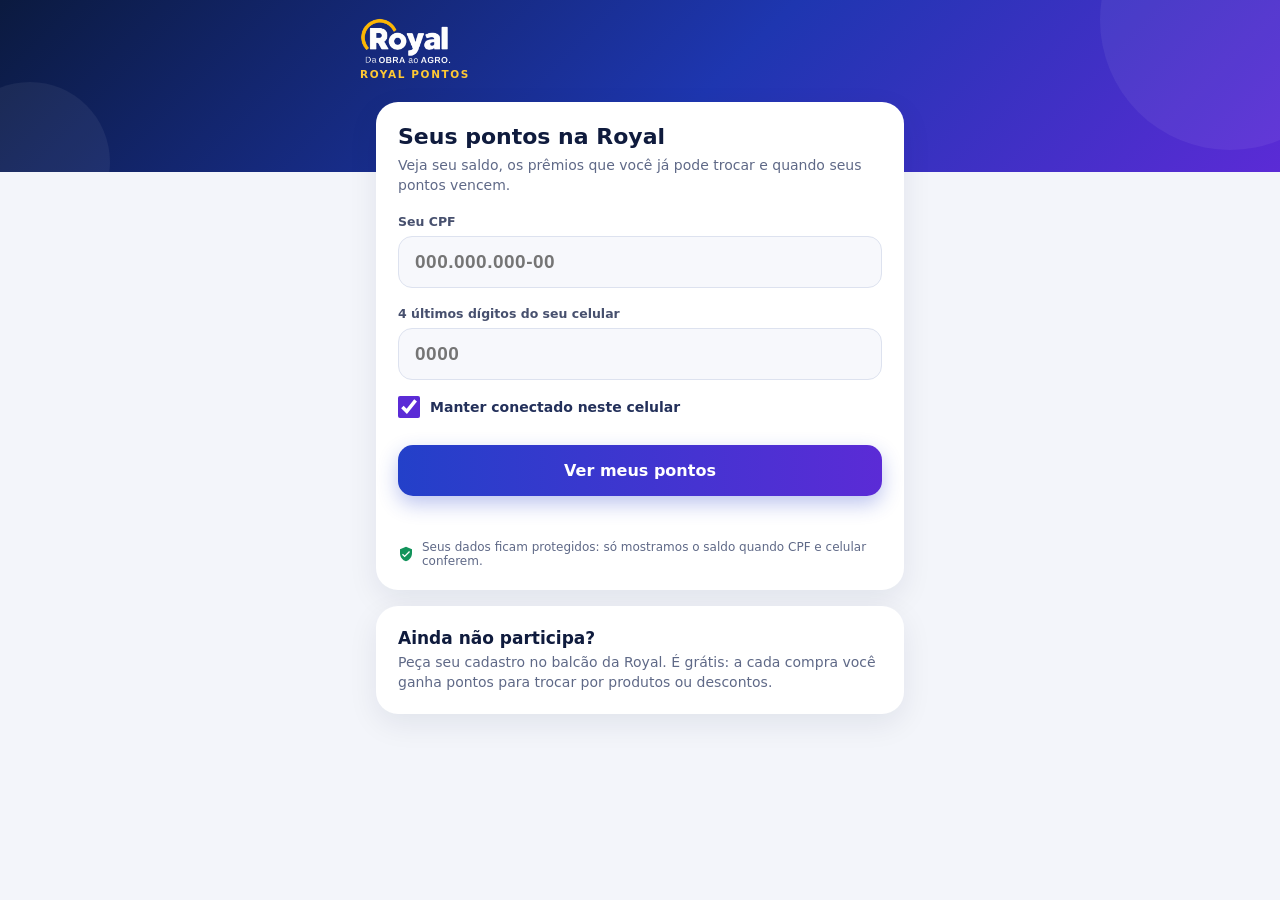
<file: index.html>
<!DOCTYPE html>
<html lang="pt-BR">
<head>
<meta charset="UTF-8">
<meta name="viewport" content="width=device-width, initial-scale=1, viewport-fit=cover">
<meta name="theme-color" content="#1E36B0">
<meta name="description" content="Royal Pontos: consulte seus pontos, prêmios e extrato do programa de fidelidade da Royal Parafusos e EPIs.">
<meta name="apple-mobile-web-app-capable" content="yes">
<meta name="apple-mobile-web-app-status-bar-style" content="black-translucent">
<meta name="apple-mobile-web-app-title" content="Royal Pontos">
<link rel="manifest" href="manifest.webmanifest">
<link rel="icon" href="icone-192.png">
<link rel="apple-touch-icon" href="apple-touch-icon.png">
<title>Royal Pontos — Seus pontos na Royal</title>
<script src="config.js"></script>
<style>
  :root {
    --azul: #2340C9; --roxo: #5B2BD6; --magenta: #A0279E; --ouro: #FFC933; --ouro2: #F59E0B;
    --noite: #0B1A3F; --texto: #0F1B3D; --texto2: #5F6987; --fundo: #F3F5FA; --verde: #0E8A55; --vermelho: #C62F3A;
    --topo: env(safe-area-inset-top, 0px); --base: env(safe-area-inset-bottom, 0px);
  }
  * { box-sizing: border-box; margin: 0; padding: 0; -webkit-tap-highlight-color: transparent; }
  html, body { background: var(--fundo); }
  body { font-family: -apple-system, "Segoe UI", system-ui, Roboto, "Helvetica Neue", Arial, sans-serif; color: var(--texto); min-height: 100vh; }
  .oculto { display: none !important; }
  button { font-family: inherit; }

  /* ---------- topo ---------- */
  .topo { background: linear-gradient(135deg, var(--noite) 0%, #1E36B0 55%, var(--roxo) 100%); color: #fff;
          padding: calc(18px + var(--topo)) 20px 92px; position: relative; overflow: hidden; }
  .topo::before, .topo::after { content: ""; position: absolute; border-radius: 50%; background: rgba(255,255,255,.06); }
  .topo::before { width: 260px; height: 260px; right: -80px; top: -110px; }
  .topo::after { width: 160px; height: 160px; left: -50px; bottom: -70px; }
  .topo-linha { display: flex; align-items: center; justify-content: space-between; max-width: 560px; margin: 0 auto; position: relative; z-index: 1; }
  .logo { height: 46px; display: block; }
  .topo small { display: block; color: var(--ouro); font-weight: 800; font-size: 10.5px; letter-spacing: 1.6px; margin-top: 4px; }
  .btn-icone { background: rgba(255,255,255,.14); border: 0; color: #fff; width: 40px; height: 40px; border-radius: 12px; display: grid; place-items: center; cursor: pointer; }
  .btn-icone svg { width: 20px; fill: #fff; }

  .wrap { max-width: 560px; margin: -70px auto 0; padding: 0 16px calc(96px + var(--base)); position: relative; z-index: 2; }
  .card { background: #fff; border-radius: 22px; padding: 22px; box-shadow: 0 10px 30px rgba(15,27,61,.08); margin-bottom: 16px; }
  h1 { font-size: 22px; margin-bottom: 6px; }
  .sub { color: var(--texto2); font-size: 14px; line-height: 1.45; }
  .titulo { font-size: 17px; font-weight: 800; margin-bottom: 4px; }

  /* ---------- login ---------- */
  label { display: block; font-size: 12.5px; font-weight: 700; color: #47506E; margin: 18px 0 7px; }
  input[type=text], input[type=tel] { width: 100%; font-size: 19px; padding: 14px 16px; border-radius: 14px; border: 1.5px solid #DDE2EF; background: #F7F8FC;
          color: var(--texto); outline: none; transition: .15s; font-weight: 700; letter-spacing: .5px; }
  input:focus { border-color: var(--roxo); background: #fff; box-shadow: 0 0 0 4px rgba(91,43,214,.12); }
  .lembrar { display: flex; align-items: center; gap: 10px; margin-top: 16px; font-size: 14px; color: #23305A; font-weight: 600; }
  .lembrar input { width: 22px; height: 22px; accent-color: var(--roxo); }
  .btn { width: 100%; margin-top: 20px; border: 0; border-radius: 15px; padding: 16px; font-size: 16px; font-weight: 800; color: #fff; cursor: pointer;
         background: linear-gradient(90deg, var(--azul), var(--roxo)); box-shadow: 0 8px 20px rgba(35,64,201,.3); }
  .btn:active { transform: scale(.98); }
  .btn:disabled { opacity: .6; }
  .erro { color: var(--vermelho); font-size: 13.5px; margin-top: 12px; min-height: 18px; font-weight: 600; }
  .seguro { display: flex; gap: 8px; align-items: center; color: var(--texto2); font-size: 12px; margin-top: 14px; }
  .seguro svg { width: 16px; fill: #12935B; flex: none; }
  .demo { background: #FFF3CC; color: #7A5300; text-align: center; font-size: 12px; padding: calc(6px + var(--topo)) 10px 6px; font-weight: 700; }

  /* ---------- saldo ---------- */
  .hero { background: linear-gradient(120deg, #1E36B0 0%, var(--roxo) 55%, var(--magenta) 100%); color: #fff; border-radius: 24px; padding: 24px; position: relative; overflow: hidden;
          box-shadow: 0 14px 34px rgba(91,43,214,.35); margin-bottom: 16px; }
  .hero::after { content: ""; position: absolute; width: 220px; height: 220px; border-radius: 50%; background: rgba(255,255,255,.08); right: -70px; top: -90px; }
  .hero .ola { font-size: 15px; opacity: .92; }
  .hero .rot { font-size: 11.5px; letter-spacing: 1.3px; opacity: .8; margin-top: 14px; font-weight: 700; }
  .hero .pts { font-size: 54px; font-weight: 900; color: #FFD34D; line-height: 1.05; }
  .hero .pts span { font-size: 20px; margin-left: 6px; }
  .chip { display: inline-flex; gap: 6px; align-items: center; background: rgba(255,255,255,.16); border-radius: 30px; padding: 7px 13px; font-size: 12.5px; margin-top: 12px; margin-right: 6px; }
  .alerta { background: #FFF8E1; border: 1px solid #FFE7A3; color: #7A5300; border-radius: 16px; padding: 14px 16px; font-size: 14px; margin-bottom: 16px; font-weight: 600; line-height: 1.4; }
  .meta { display: flex; gap: 14px; align-items: center; }
  .meta .img { width: 64px; height: 64px; border-radius: 16px; background: linear-gradient(135deg, #F3F0FF, #EEF2FF); display: grid; place-items: center; flex: none; overflow: hidden; }
  .meta .img img { max-width: 100%; max-height: 100%; }
  .meta .img svg, .premio .img svg { width: 30px; fill: #B9AEF0; }
  .barra { height: 8px; background: #EEF0F6; border-radius: 8px; overflow: hidden; margin-top: 8px; }
  .barra i { display: block; height: 100%; background: linear-gradient(90deg, var(--ouro), var(--ouro2)); border-radius: 8px; }
  .desconto { background: linear-gradient(135deg, #FFF8E1, #FFF3CC); border-radius: 16px; padding: 16px; font-size: 14.5px; line-height: 1.45; }
  .desconto b { color: #A66F00; }
  .minimos { display: grid; grid-template-columns: 1fr 1fr; gap: 10px; margin-top: 12px; }
  .minimo { background: #F4F6FC; border-radius: 14px; padding: 12px; }
  .minimo small { display: block; font-size: 11.5px; color: #6B7591; font-weight: 700; text-transform: uppercase; letter-spacing: .3px; }
  .minimo b { display: block; font-size: 20px; color: var(--noite); margin-top: 4px; }
  .minimo span { font-size: 12px; color: #6B7591; }
  .faixas { display: flex; flex-wrap: wrap; gap: 8px; margin-top: 12px; }
  .faixa { background: #FFF8E1; color: #7A5200; border-radius: 30px; padding: 7px 12px; font-size: 12.5px; font-weight: 700; }

  /* ---------- prêmios ---------- */
  .filtros { display: flex; gap: 8px; margin: 12px 0 4px; overflow-x: auto; }
  .filtro { border: 0; background: #ECEFF7; color: #5F6987; font-weight: 800; font-size: 13px; padding: 9px 14px; border-radius: 20px; white-space: nowrap; cursor: pointer; }
  .filtro.ativo { background: var(--noite); color: #fff; }
  .grade { display: grid; grid-template-columns: repeat(2, 1fr); gap: 12px; margin-top: 12px; }
  .premio { border: 1px solid #EEF0F6; border-radius: 18px; padding: 10px; display: flex; flex-direction: column; gap: 6px; background: #fff; }
  .premio .img { height: 104px; border-radius: 13px; background: linear-gradient(135deg, #F3F0FF, #EEF2FF); display: grid; place-items: center; overflow: hidden; }
  .premio .img img { max-width: 100%; max-height: 100%; object-fit: contain; }
  .premio b { font-size: 13.5px; line-height: 1.25; min-height: 34px; }
  .premio .p { color: var(--roxo); font-weight: 900; font-size: 18px; }
  .premio .p small { font-size: 11px; }
  .ok { color: var(--verde); font-size: 12px; font-weight: 800; }
  .falta { color: #A66F00; font-size: 12px; font-weight: 700; }

  /* ---------- extrato ---------- */
  .mov { display: flex; align-items: center; gap: 12px; padding: 13px 0; border-bottom: 1px solid #F0F2F7; }
  .mov:last-child { border: 0; }
  .ic { width: 40px; height: 40px; border-radius: 12px; display: grid; place-items: center; flex: none; font-size: 17px; }
  .ic.c { background: #E2F7EC; } .ic.r { background: #F0E9FF; } .ic.e { background: #FFE9EA; } .ic.o { background: #EEF0F5; }
  .mov .d { flex: 1; min-width: 0; }
  .mov .d b { font-size: 14px; display: block; white-space: nowrap; overflow: hidden; text-overflow: ellipsis; }
  .mov .d small { color: var(--texto2); font-size: 12px; }
  .mov .v { font-weight: 900; font-size: 15px; }
  .mais { color: var(--verde); } .menos { color: var(--vermelho); }

  /* ---------- loja ---------- */
  .linha-info { display: flex; gap: 14px; align-items: center; padding: 14px 0; border-bottom: 1px solid #F0F2F7; text-decoration: none; color: inherit; }
  .linha-info:last-child { border: 0; }
  .linha-info .ic { background: #EEF2FF; }
  .linha-info b { display: block; font-size: 14.5px; }
  .linha-info small { color: var(--texto2); font-size: 12.5px; }
  .passos { counter-reset: p; list-style: none; margin-top: 10px; }
  .passos li { counter-increment: p; display: flex; gap: 12px; padding: 9px 0; font-size: 14px; line-height: 1.4; color: #23305A; }
  .passos li::before { content: counter(p); width: 26px; height: 26px; border-radius: 50%; background: var(--noite); color: var(--ouro); font-weight: 900; font-size: 13px; display: grid; place-items: center; flex: none; }
  .sair { width: 100%; margin-top: 4px; border: 1.5px solid #D7DCEA; background: #fff; color: #23305A; border-radius: 14px; padding: 14px; font-weight: 800; font-size: 14px; cursor: pointer; }

  /* ---------- menu inferior ---------- */
  .tabs { position: fixed; left: 0; right: 0; bottom: 0; background: rgba(255,255,255,.96); backdrop-filter: blur(12px); -webkit-backdrop-filter: blur(12px);
          border-top: 1px solid #E6E9F2; display: flex; justify-content: space-around; padding: 8px 6px calc(8px + var(--base)); z-index: 20; }
  .tab { flex: 1; max-width: 120px; border: 0; background: none; display: flex; flex-direction: column; align-items: center; gap: 3px; font-size: 11px; font-weight: 700; color: #8A93AE; cursor: pointer; padding: 4px 0; }
  .tab svg { width: 24px; height: 24px; fill: #8A93AE; }
  .tab.ativa { color: var(--azul); }
  .tab.ativa svg { fill: var(--azul); }
  .atualizado { text-align: center; color: #9AA3BC; font-size: 12px; margin: 4px 0 14px; }
  .instalar { display: flex; gap: 12px; align-items: center; background: var(--noite); color: #fff; border-radius: 18px; padding: 14px 16px; margin-bottom: 16px; font-size: 13.5px; line-height: 1.35; }
  .instalar img { width: 42px; height: 42px; border-radius: 10px; }
  .instalar button { margin-left: auto; border: 0; background: var(--ouro); color: var(--noite); font-weight: 900; padding: 9px 12px; border-radius: 10px; font-size: 13px; }
  .instalar .x { background: none; color: #fff; padding: 4px 6px; margin-left: 4px; font-size: 18px; }
  @media (min-width: 520px) { .grade { grid-template-columns: repeat(3, 1fr); } }
</style>
</head>
<body>
<header class="topo">
  <div class="topo-linha">
    <div><img class="logo" src="logo-branco.png" alt="Royal — Da obra ao agro"><small>ROYAL PONTOS</small></div>
    <button class="btn-icone oculto" id="btnAtualizar" aria-label="Atualizar">
      <svg viewBox="0 0 24 24"><path d="M17.65 6.35A7.958 7.958 0 0012 4a8 8 0 108 8h-2a6 6 0 11-1.76-4.24L13 11h7V4l-2.35 2.35z"/></svg>
    </button>
  </div>
</header>

<main class="wrap">
  <!-- ================= LOGIN ================= -->
  <section id="telaLogin">
    <div class="card">
      <h1>Seus pontos na Royal</h1>
      <p class="sub">Veja seu saldo, os prêmios que você já pode trocar e quando seus pontos vencem.</p>
      <form id="form" autocomplete="off">
        <label for="cpf">Seu CPF</label>
        <input id="cpf" type="tel" inputmode="numeric" placeholder="000.000.000-00" maxlength="14" required>
        <label for="cel">4 últimos dígitos do seu celular</label>
        <input id="cel" type="tel" inputmode="numeric" placeholder="0000" maxlength="4" required>
        <label class="lembrar"><input type="checkbox" id="lembrar" checked> Manter conectado neste celular</label>
        <button class="btn" id="btnEntrar" type="submit">Ver meus pontos</button>
        <div class="erro" id="erro"></div>
      </form>
      <div class="seguro"><svg viewBox="0 0 24 24"><path d="M12 1L3 5v6c0 5.55 3.84 10.74 9 12 5.16-1.26 9-6.45 9-12V5l-9-4zm-2 16l-4-4 1.41-1.41L10 14.17l6.59-6.59L18 9l-8 8z"/></svg>
        Seus dados ficam protegidos: só mostramos o saldo quando CPF e celular conferem.</div>
    </div>
    <div class="card">
      <div class="titulo">Ainda não participa?</div>
      <p class="sub">Peça seu cadastro no balcão da Royal. É grátis: a cada compra você ganha pontos para trocar por produtos ou descontos.</p>
    </div>
  </section>

  <!-- ================= APP ================= -->
  <section id="telaApp" class="oculto">
    <!-- Início -->
    <div id="abaInicio">
      <div id="instalar" class="instalar oculto">
        <img src="icone-192.png" alt="">
        <div id="instalarTexto">Coloque o Royal Pontos na tela inicial do seu celular.</div>
        <button id="btnInstalar">Como?</button><button class="x" id="fecharInstalar" aria-label="Fechar">×</button>
      </div>
      <div class="hero">
        <div class="ola" id="ola">Olá!</div>
        <div class="rot">SEU SALDO</div>
        <div class="pts"><span id="saldo" style="font-size:inherit;margin:0">0</span><span>pontos</span></div>
        <div id="chips"></div>
      </div>
      <div id="alerta" class="alerta oculto"></div>
      <div class="card" id="cardMeta">
        <div class="titulo">Seu próximo prêmio</div>
        <div id="meta" style="margin-top:12px"></div>
      </div>
      <div class="card" id="cardMinimos">
        <div class="titulo">Valores mínimos para resgate</div>
        <div id="minimos"></div>
      </div>
      <div class="card oculto" id="cardDesconto"><div class="desconto" id="desconto"></div></div>
      <div class="atualizado" id="atualizado"></div>
    </div>

    <!-- Prêmios -->
    <div id="abaPremios" class="oculto">
      <div class="card">
        <div class="titulo">Prêmios</div>
        <p class="sub">Apresente seu CPF no balcão para trocar.</p>
        <div id="minimosPremios"></div>
        <div class="filtros">
          <button class="filtro ativo" data-f="todos">Todos</button>
          <button class="filtro" data-f="posso">Já posso trocar</button>
        </div>
        <div class="grade" id="grade"></div>
      </div>
    </div>

    <!-- Extrato -->
    <div id="abaExtrato" class="oculto">
      <div class="card">
        <div class="titulo">Extrato</div>
        <p class="sub">Suas últimas movimentações</p>
        <div id="extrato" style="margin-top:6px"></div>
      </div>
    </div>

    <!-- Loja -->
    <div id="abaLoja" class="oculto">
      <div class="card">
        <div class="titulo">Royal Parafusos e EPIs</div>
        <div id="contatos" style="margin-top:6px"></div>
      </div>
      <div class="card">
        <div class="titulo">Como funciona</div>
        <ol class="passos" id="passos"></ol>
      </div>
      <button class="sair" id="sair">Sair desta conta</button>
    </div>
  </section>
</main>

<nav class="tabs oculto" id="tabs">
  <button class="tab ativa" data-aba="Inicio"><svg viewBox="0 0 24 24"><path d="M10 20v-6h4v6h5v-8h3L12 3 2 12h3v8z"/></svg>Início</button>
  <button class="tab" data-aba="Premios"><svg viewBox="0 0 24 24"><path d="M20 6h-2.18c.11-.31.18-.65.18-1 0-1.66-1.34-3-3-3-1.05 0-1.96.54-2.5 1.35l-.5.67-.5-.68C10.96 2.54 10.05 2 9 2 7.34 2 6 3.34 6 5c0 .35.07.69.18 1H4c-1.11 0-1.99.89-1.99 2L2 19c0 1.11.89 2 2 2h16c1.11 0 2-.89 2-2V8c0-1.11-.89-2-2-2zm0 13H4v-2h16v2zm0-5H4V8h5.08L7 10.83 8.62 12 11 8.76l1-1.36 1 1.36L15.38 12 17 10.83 14.92 8H20v6z"/></svg>Prêmios</button>
  <button class="tab" data-aba="Extrato"><svg viewBox="0 0 24 24"><path d="M19 3H5c-1.1 0-2 .9-2 2v14c0 1.1.9 2 2 2h14c1.1 0 2-.9 2-2V5c0-1.1-.9-2-2-2zM7 7h10v2H7V7zm0 4h10v2H7v-2zm0 4h7v2H7v-2z"/></svg>Extrato</button>
  <button class="tab" data-aba="Loja"><svg viewBox="0 0 24 24"><path d="M20 4H4v2h16V4zm1 10v-2l-1-5H4l-1 5v2h1v6h10v-6h4v6h2v-6h1zm-9 4H6v-4h6v4z"/></svg>Loja</button>
</nav>

<script>
(function () {
  const CFG = window.ROYAL || {};
  const $ = (id) => document.getElementById(id);
  const fmt = (n) => Number(n || 0).toLocaleString("pt-BR");
  const moeda = (v) => Number(v || 0).toLocaleString("pt-BR", { style: "currency", currency: "BRL" });
  const data = (s) => { if (!s) return ""; const [a, m, d] = String(s).substring(0, 10).split("-"); return d + "/" + m + "/" + a; };
  const esc = (s) => String(s ?? "").replace(/[&<>"']/g, (c) => ({ "&": "&amp;", "<": "&lt;", ">": "&gt;", '"': "&quot;", "'": "&#39;" }[c]));
  const DEMO = !CFG.SUPABASE_URL || !CFG.SUPABASE_KEY;
  const CHAVE = "royalpontos.login", CACHE = "royalpontos.dados";
  const PRESENTE = '<svg viewBox="0 0 24 24"><path d="M20 6h-2.18c.11-.31.18-.65.18-1 0-1.66-1.34-3-3-3-1.05 0-1.96.54-2.5 1.35l-.5.67-.5-.68C10.96 2.54 10.05 2 9 2 7.34 2 6 3.34 6 5c0 .35.07.69.18 1H4c-1.11 0-1.99.89-1.99 2L2 19c0 1.11.89 2 2 2h16c1.11 0 2-.89 2-2V8c0-1.11-.89-2-2-2zm0 13H4v-2h16v2zm0-5H4V8h5.08L7 10.83 8.62 12 11 8.76l1-1.36 1 1.36L15.38 12 17 10.83 14.92 8H20v6z"/></svg>';
  let dados = null, filtro = "todos";

  const guardar = (k, v) => { try { localStorage.setItem(k, JSON.stringify(v)); } catch (e) {} };
  const lerGuardado = (k) => { try { return JSON.parse(localStorage.getItem(k)); } catch (e) { return null; } };
  const apagar = (k) => { try { localStorage.removeItem(k); } catch (e) {} };

  // apaga dados de exemplo guardados pela versão de demonstração
  try { const c = JSON.parse(localStorage.getItem("royalpontos.dados") || "null"); if (c && c.nome === "João" && c.saldo === 2151) { localStorage.removeItem("royalpontos.dados"); localStorage.removeItem("royalpontos.login"); } } catch (e) {}
  if ("serviceWorker" in navigator) navigator.serviceWorker.register("sw.js").catch(() => {});

  // ---------- login ----------
  $("cpf").addEventListener("input", (e) => {
    let d = e.target.value.replace(/\D/g, "").slice(0, 11), r = "";
    for (let i = 0; i < d.length; i++) { if (i === 3 || i === 6) r += "."; if (i === 9) r += "-"; r += d[i]; }
    e.target.value = r;
    if (d.length === 11) $("cel").focus();
  });
  $("cel").addEventListener("input", (e) => { e.target.value = e.target.value.replace(/\D/g, "").slice(0, 4); });

  $("form").addEventListener("submit", async (e) => {
    e.preventDefault();
    $("erro").textContent = "";
    const cpf = $("cpf").value.replace(/\D/g, ""), cel = $("cel").value;
    if (cpf.length !== 11) { $("erro").textContent = "Digite os 11 números do CPF."; return; }
    if (cel.length !== 4) { $("erro").textContent = "Digite os 4 últimos dígitos do celular."; return; }
    $("btnEntrar").disabled = true; $("btnEntrar").textContent = "Consultando...";
    try {
      const r = await consultar(cpf, cel);
      if (r && r.implantacao) { $("erro").textContent = "O Royal Pontos está em implantação. Em breve você poderá consultar seus pontos aqui!"; return; }
      if (!r || !r.ok) { $("erro").textContent = "Não encontramos seu cadastro com esses dados. Confira ou fale com a loja."; return; }
      if ($("lembrar").checked) guardar(CHAVE, { cpf, cel });
      mostrar(r);
    } catch (err) {
      console.error(err);
      $("erro").textContent = "Sem conexão no momento. Tente novamente em instantes.";
    } finally {
      $("btnEntrar").disabled = false; $("btnEntrar").textContent = "Ver meus pontos";
    }
  });

  async function consultar(cpf, cel) {
    if (DEMO) { await new Promise((r) => setTimeout(r, 400)); return { ok: false, implantacao: true }; }
    const headers = { "Content-Type": "application/json", apikey: CFG.SUPABASE_KEY };
    if (CFG.SUPABASE_KEY.startsWith("eyJ")) headers.Authorization = "Bearer " + CFG.SUPABASE_KEY;
    const resp = await fetch(CFG.SUPABASE_URL.replace(/\/$/, "") + "/rest/v1/rpc/consultar_pontos", {
      method: "POST", headers, body: JSON.stringify({ p_cpf: cpf, p_final_celular: cel })
    });
    if (!resp.ok) throw new Error("HTTP " + resp.status);
    return resp.json();
  }

  async function atualizar(silencioso) {
    const l = lerGuardado(CHAVE);
    if (!l) return;
    try {
      const r = await consultar(l.cpf, l.cel);
      if (r && r.ok) mostrar(r); else if (!silencioso) sair();
    } catch (e) { /* sem internet: continua mostrando o último saldo guardado */ }
  }

  // ---------- telas ----------
  function mostrar(r) {
    dados = r;
    r.atualizado_em = new Date().toISOString();
    if (lerGuardado(CHAVE)) guardar(CACHE, r);
    desenhar();
    $("telaLogin").classList.add("oculto");
    $("telaApp").classList.remove("oculto");
    $("tabs").classList.remove("oculto");
    $("btnAtualizar").classList.remove("oculto");
    sugerirInstalar();
  }

  function desenhar() {
    const r = dados;
    $("ola").textContent = "Olá, " + r.nome + "! 👑";
    $("saldo").textContent = fmt(r.saldo);
    $("chips").innerHTML = r.proximo_vencimento ? '<span class="chip">⏰ Próximo vencimento: ' + data(r.proximo_vencimento) + "</span>" : "";
    if (r.a_vencer_30 > 0) {
      $("alerta").textContent = "⚠️ " + fmt(r.a_vencer_30) + " pontos vencem nos próximos 30 dias. Passe na loja e troque antes de perder!";
      $("alerta").classList.remove("oculto");
    } else $("alerta").classList.add("oculto");

    const modo = r.modo || "AMBOS";
    const premios = (modo === "DESCONTO" ? [] : (r.premios || [])).slice().sort((a, b) => a.pontos - b.pontos);
    // próximo prêmio
    const prox = premios.find((p) => p.pontos > r.saldo);
    const podeQtd = premios.filter((p) => p.pontos <= r.saldo).length;
    let meta = "";
    if (premios.length === 0) meta = '<p class="sub">' + (modo === "DESCONTO" ? "Use seus pontos como desconto em qualquer compra." : "Em breve, novos prêmios.") + "</p>";
    else {
      if (podeQtd > 0) meta += '<p class="ok" style="font-size:14px;margin-bottom:12px">✓ Você já pode trocar ' + podeQtd + (podeQtd > 1 ? " prêmios" : " prêmio") + "!</p>";
      if (prox) {
        const pct = Math.min(100, Math.round((r.saldo / prox.pontos) * 100));
        meta += '<div class="meta"><div class="img">' + img(prox) + '</div><div style="flex:1;min-width:0"><b style="font-size:14.5px">' + esc(prox.nome) +
          '</b><div class="falta" style="margin-top:2px">Faltam ' + fmt(prox.pontos - r.saldo) + " pts de " + fmt(prox.pontos) + '</div><div class="barra"><i style="width:' + pct + '%"></i></div></div></div>';
      } else meta += '<p class="sub">Você já pode trocar qualquer prêmio do catálogo! 🎉</p>';
    }
    $("meta").innerHTML = meta;
    $("cardMeta").classList.toggle("oculto", modo === "DESCONTO" && false);

    if (modo !== "PRODUTOS") {
      const dp = Number(r.desconto_pontos || 100), dr = Number(r.desconto_reais || 5);
      const pode = Math.floor(r.saldo / dp) * dr;
      $("desconto").innerHTML = "💰 Cada <b>" + fmt(dp) + " pontos</b> valem <b>" + moeda(dr) + "</b> de desconto." +
        (pode > 0 ? "<br>Hoje você pode ganhar até <b>" + moeda(pode) + "</b> de desconto na sua compra!" : "");
      $("cardDesconto").classList.remove("oculto");
    } else $("cardDesconto").classList.add("oculto");

    // valores mínimos para resgate
    const compraMin = Number(r.compra_minima != null ? r.compra_minima : 40);
    const ptsMin = modo === "DESCONTO" ? Number(r.desconto_pontos || 100)
      : premios.length ? premios[0].pontos : (modo === "AMBOS" ? Number(r.desconto_pontos || 100) : 0);
    const blocos = [];
    if (ptsMin > 0) blocos.push('<div class="minimo"><small>Pontos mínimos</small><b>' + fmt(ptsMin) + ' pts</b><span>' +
      (modo === "DESCONTO" || !premios.length ? "para o primeiro desconto" : "para o prêmio mais barato") + "</span></div>");
    blocos.push('<div class="minimo"><small>Compra no dia</small><b>' + (compraMin > 0 ? moeda(compraMin) : "Livre") + "</b><span>" +
      (compraMin > 0 ? "compra mínima para resgatar" : "sem compra mínima") + "</span></div>");
    const niveis = {};
    premios.forEach((p) => { niveis[p.pontos] = (niveis[p.pontos] || 0) + 1; });
    const faixas = Object.keys(niveis).map(Number).sort((a, b) => a - b).map((n) =>
      '<span class="faixa">⭐ ' + fmt(n) + " pts · " + niveis[n] + (niveis[n] > 1 ? " prêmios" : " prêmio") + "</span>").join("");
    const htmlMin = '<div class="minimos">' + blocos.join("") + "</div>" + (faixas ? '<div class="faixas">' + faixas + "</div>" : "");
    $("minimos").innerHTML = htmlMin;
    $("minimosPremios").innerHTML = '<div class="minimos">' + blocos.join("") + "</div>";

    $("atualizado").textContent = r.atualizado_em ? "Atualizado em " + new Date(r.atualizado_em).toLocaleString("pt-BR", { dateStyle: "short", timeStyle: "short" }) : "";

    // prêmios
    const lista = premios.filter((p) => filtro === "todos" || p.pontos <= r.saldo);
    $("grade").innerHTML = lista.length === 0 ? '<p class="sub" style="grid-column:1/-1">' + (premios.length ? "Junte mais pontos para liberar seu primeiro prêmio!" : "Nenhum prêmio disponível no momento.") + "</p>" :
      lista.map((p) => {
        const pct = Math.min(100, Math.round((r.saldo / p.pontos) * 100)), ok = r.saldo >= p.pontos;
        return '<div class="premio"><div class="img">' + img(p) + "</div><b>" + esc(p.nome) + '</b><div class="p">' + fmt(p.pontos) + ' <small>pts</small></div><div class="barra"><i style="width:' + pct + '%"></i></div>' +
          (ok ? '<div class="ok">✓ Você já pode trocar!</div>' : '<div class="falta">Faltam ' + fmt(p.pontos - r.saldo) + " pts</div>") + "</div>";
      }).join("");

    // extrato
    const nomes = { CREDITO: "Compra", RESGATE_PRODUTO: "Resgate", RESGATE_DESCONTO: "Desconto", EXPIRACAO: "Pontos vencidos", ESTORNO: "Estorno", AJUSTE: "Ajuste" };
    const icones = { CREDITO: ["c", "🛒"], RESGATE_PRODUTO: ["r", "🎁"], RESGATE_DESCONTO: ["r", "💰"], EXPIRACAO: ["e", "⏰"], ESTORNO: ["o", "↩️"], AJUSTE: ["o", "⭐"] };
    const ext = r.extrato || [];
    $("extrato").innerHTML = ext.length === 0 ? '<p class="sub">Nenhuma movimentação ainda.</p>' : ext.map((m) => {
      const ic = icones[m.tipo] || ["o", "•"];
      const det = m.tipo === "CREDITO" && m.expira_em ? " · vale até " + data(m.expira_em) : "";
      return '<div class="mov"><div class="ic ' + ic[0] + '">' + ic[1] + '</div><div class="d"><b>' + esc(m.descricao || nomes[m.tipo] || m.tipo) +
        "</b><small>" + data(m.criado_em) + det + (m.estornado ? " · estornado" : "") + '</small></div><div class="v ' + (m.pontos > 0 ? "mais" : "menos") + '">' +
        (m.pontos > 0 ? "+" : "") + fmt(m.pontos) + "</div></div>";
    }).join("");

    // loja
    const c = [];
    if (CFG.WHATSAPP_LOJA) c.push(info("https://wa.me/" + CFG.WHATSAPP_LOJA, "💬", "WhatsApp", "(38) 9 9936-5989 · fale com a loja"));
    if (CFG.INSTAGRAM) c.push(info("https://instagram.com/" + CFG.INSTAGRAM, "📸", "Instagram", "@" + CFG.INSTAGRAM));
    if (CFG.ENDERECO) c.push(info("https://maps.google.com/?q=" + encodeURIComponent(CFG.ENDERECO), "📍", "Endereço", CFG.ENDERECO));
    if (CFG.HORARIO) c.push(info(null, "🕒", "Horário", CFG.HORARIO));
    $("contatos").innerHTML = c.join("");
    const regra = r.regra_reais ? "A cada " + moeda(r.regra_reais) + " em compras você ganha " + fmt(r.regra_pontos || 1) + (Number(r.regra_pontos) > 1 ? " pontos." : " ponto.") : "Cada compra na loja vira pontos.";
    const passos = ["Informe seu CPF no caixa a cada compra.", regra,
      "Seus pontos valem por " + (r.validade_dias || 60) + " dias e renovam a cada nova compra.",
      compraMin > 0 ? "Resgate com compra mínima de " + moeda(compraMin) + " no dia." : "Resgate a qualquer momento, sem compra mínima.",
      modo === "DESCONTO" ? "Troque seus pontos por desconto no balcão." : modo === "PRODUTOS" ? "Troque seus pontos por produtos do catálogo no balcão." : "Troque por produtos do catálogo ou por desconto, direto no balcão."];
    $("passos").innerHTML = passos.map((p) => "<li>" + esc(p) + "</li>").join("");
  }

  function img(p) { return p.imagem ? '<img src="' + esc(p.imagem) + '" alt="" loading="lazy">' : PRESENTE; }
  function info(link, ic, t, s) {
    const tag = link ? 'a href="' + esc(link) + '" target="_blank" rel="noopener"' : "div";
    return "<" + tag + ' class="linha-info"><div class="ic">' + ic + "</div><div><b>" + esc(t) + "</b><small>" + esc(s) + "</small></div></" + (link ? "a" : "div") + ">";
  }

  // ---------- menu inferior ----------
  document.querySelectorAll(".tab").forEach((b) => b.addEventListener("click", () => {
    document.querySelectorAll(".tab").forEach((x) => x.classList.toggle("ativa", x === b));
    ["Inicio", "Premios", "Extrato", "Loja"].forEach((a) => $("aba" + a).classList.toggle("oculto", a !== b.dataset.aba));
    window.scrollTo(0, 0);
  }));
  document.querySelectorAll(".filtro").forEach((b) => b.addEventListener("click", () => {
    filtro = b.dataset.f;
    document.querySelectorAll(".filtro").forEach((x) => x.classList.toggle("ativo", x === b));
    desenhar();
  }));
  $("btnAtualizar").addEventListener("click", () => atualizar(false));
  $("sair").addEventListener("click", sair);

  function sair() {
    apagar(CHAVE); apagar(CACHE); dados = null;
    $("telaApp").classList.add("oculto"); $("tabs").classList.add("oculto"); $("btnAtualizar").classList.add("oculto");
    $("telaLogin").classList.remove("oculto");
    $("cpf").value = ""; $("cel").value = "";
    document.querySelector('.tab[data-aba="Inicio"]').click();
  }

  // ---------- atalho na tela inicial (opcional) ----------
  let promptInstalar = null;
  window.addEventListener("beforeinstallprompt", (e) => { e.preventDefault(); promptInstalar = e; sugerirInstalar(); });
  function sugerirInstalar() {
    const instalado = window.matchMedia("(display-mode: standalone)").matches || navigator.standalone;
    if (instalado || lerGuardado("royalpontos.semInstalar") || $("telaApp").classList.contains("oculto")) return;
    const ios = /iphone|ipad|ipod/i.test(navigator.userAgent);
    if (!ios && !promptInstalar) return;
    $("btnInstalar").textContent = promptInstalar ? "Adicionar" : "Como?";
    $("instalar").classList.remove("oculto");
  }
  $("btnInstalar").addEventListener("click", async () => {
    if (promptInstalar) { promptInstalar.prompt(); await promptInstalar.userChoice; promptInstalar = null; $("instalar").classList.add("oculto"); return; }
    $("instalarTexto").innerHTML = "No Safari, toque em <b>Compartilhar</b> (quadrado com seta ⬆) e depois em <b>Adicionar à Tela de Início</b>.";
    $("btnInstalar").classList.add("oculto");
  });
  $("fecharInstalar").addEventListener("click", () => { guardar("royalpontos.semInstalar", true); $("instalar").classList.add("oculto"); });

  // ---------- abrir já conectado ----------
  const cache = lerGuardado(CACHE);
  if (lerGuardado(CHAVE) && cache) { dados = cache; desenhar(); $("telaLogin").classList.add("oculto"); $("telaApp").classList.remove("oculto"); $("tabs").classList.remove("oculto"); $("btnAtualizar").classList.remove("oculto"); atualizar(true); sugerirInstalar(); }
  else if (lerGuardado(CHAVE)) atualizar(true);

})();
</script>
</body>
</html>
</file>
